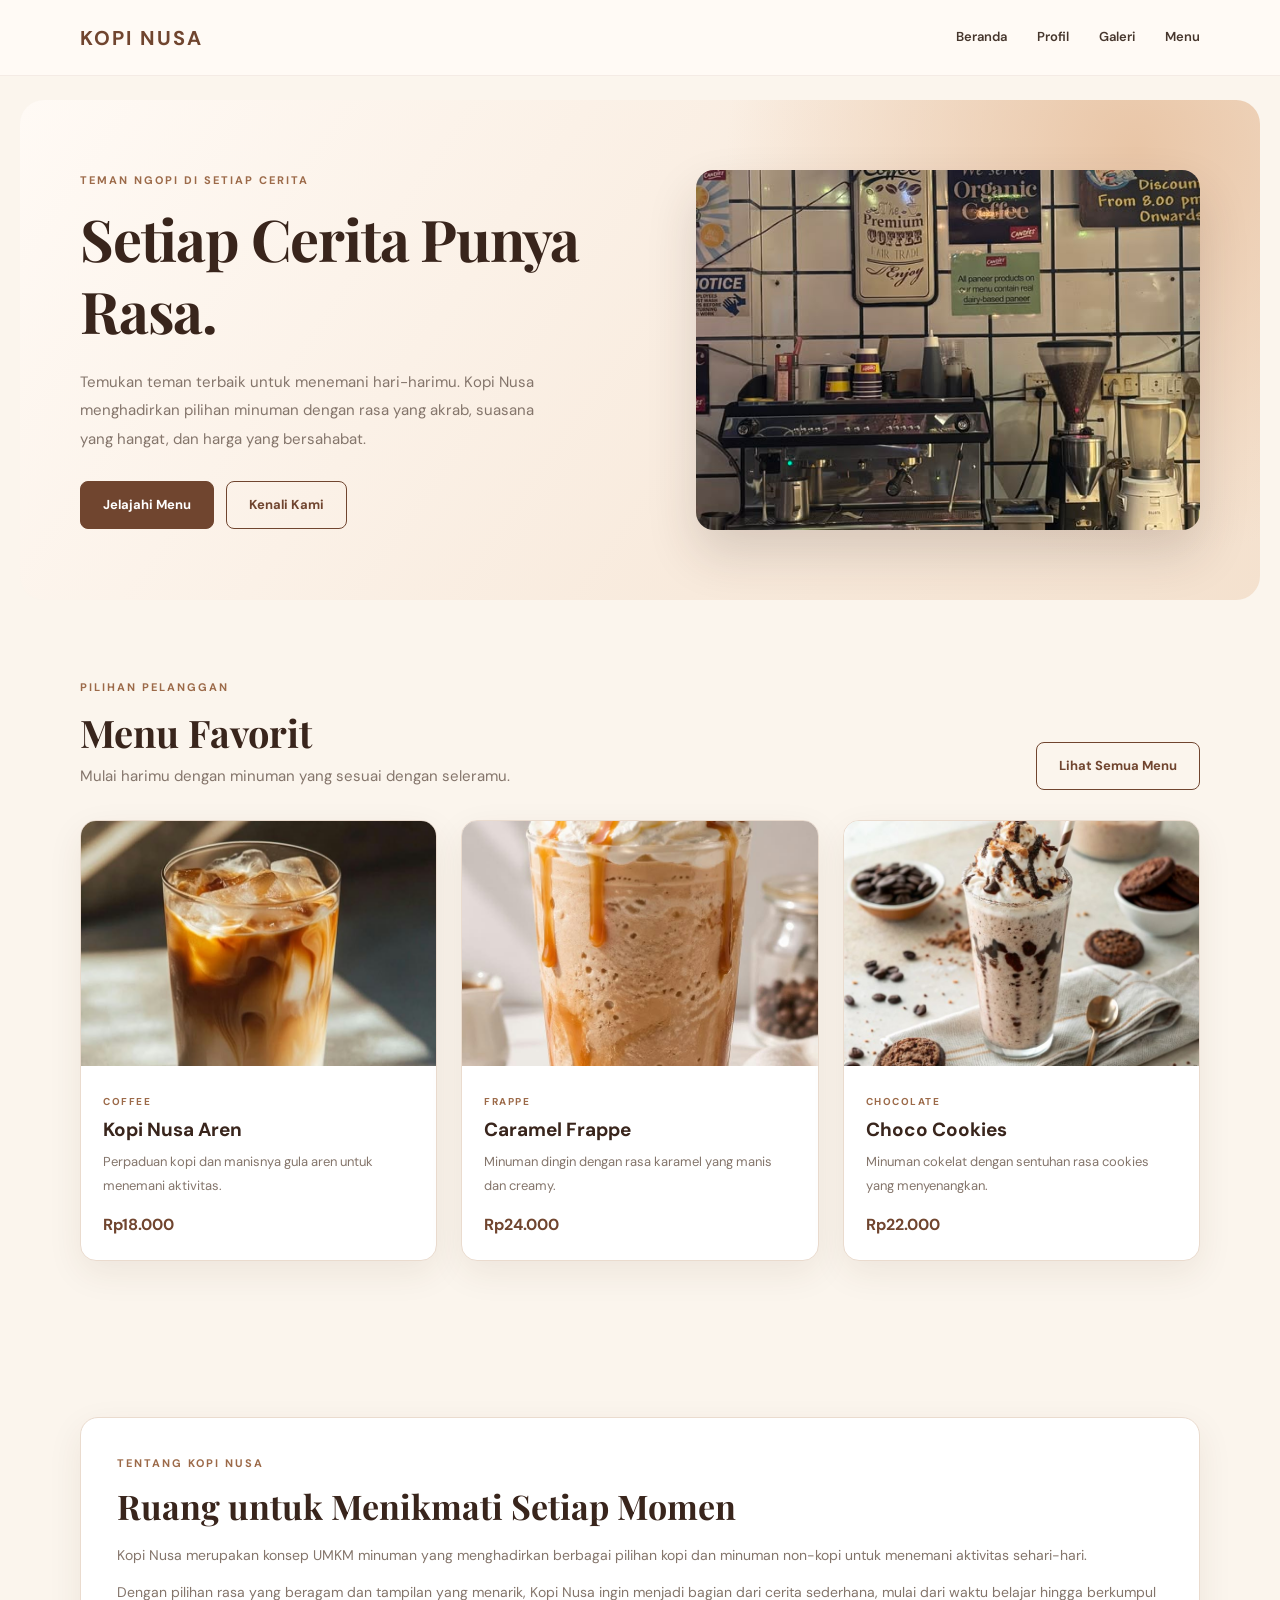
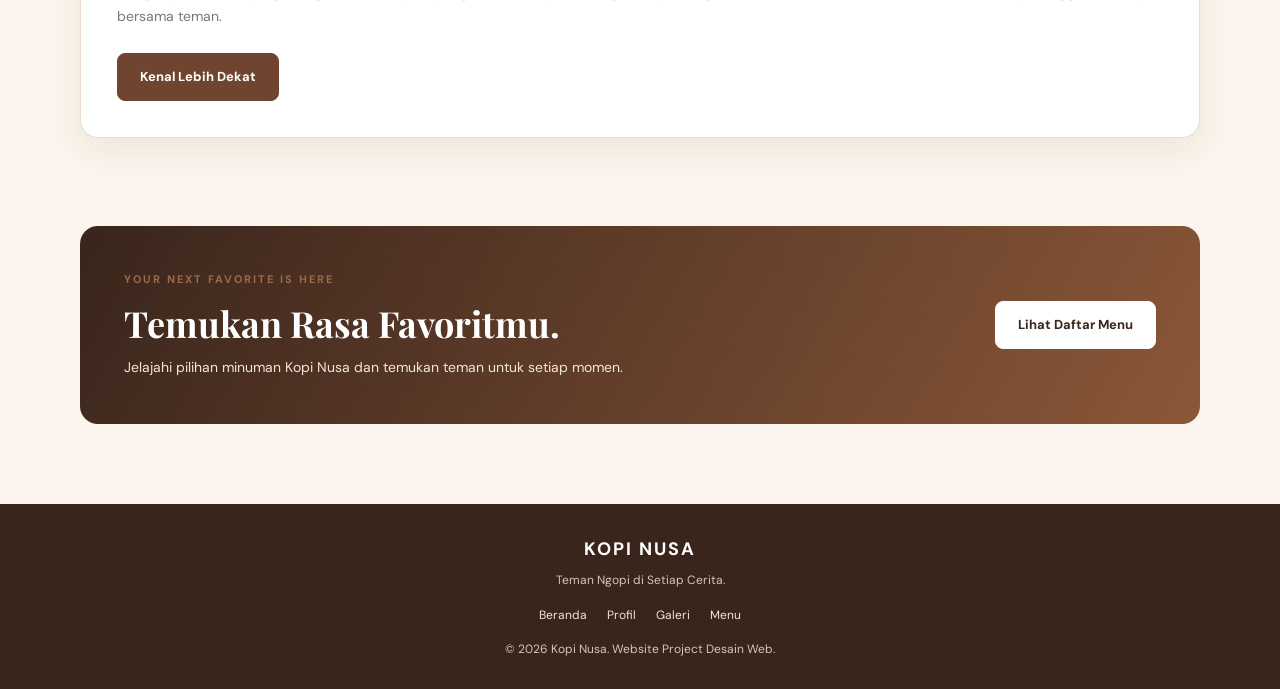
<file: index.html>
<!DOCTYPE html>
<html lang="id">
<head>
    <meta charset="UTF-8">
    <meta name="viewport" content="width=device-width, initial-scale=1.0">
    <meta name="description" content="Kopi Nusa, teman ngopi di setiap cerita. Temukan pilihan kopi dan minuman favoritmu.">
    <title>Beranda | Kopi Nusa</title>
    <link rel="stylesheet" href="assets/css/style.css">
</head>
<body>

<header>
    <a href="index.html" class="logo">KOPI NUSA</a>
    <nav aria-label="Navigasi utama">
        <ul>
            <li><a href="index.html">Beranda</a></li>
            <li><a href="profil.html">Profil</a></li>
            <li><a href="galeri.html">Galeri</a></li>
            <li><a href="data.html">Menu</a></li>
        </ul>
    </nav>
</header>

<main>
    <section class="hero">
        <div class="hero-text">
            <span class="eyebrow">Teman Ngopi di Setiap Cerita</span>
            <h1>Setiap Cerita Punya Rasa.</h1>
            <p>
                Temukan teman terbaik untuk menemani hari-harimu.
                Kopi Nusa menghadirkan pilihan minuman dengan rasa
                yang akrab, suasana yang hangat, dan harga yang
                bersahabat.
            </p>
            <div class="hero-actions">
                <a href="galeri.html" class="btn">Jelajahi Menu</a>
                <a href="profil.html" class="btn btn-outline">Kenali Kami</a>
            </div>
        </div>

        <div class="hero-image">
            <img src="assets/images/hero.jpg"
                 alt="Suasana dan sajian minuman Kopi Nusa">
        </div>
    </section>

    <section class="section">
        <div class="section-heading">
            <div>
                <span class="eyebrow">Pilihan Pelanggan</span>
                <h2>Menu Favorit</h2>
                <p>Mulai harimu dengan minuman yang sesuai dengan seleramu.</p>
            </div>
            <a href="galeri.html" class="btn btn-outline">Lihat Semua Menu</a>
        </div>

        <div class="cards">
            <article class="card">
                <img src="assets/images/kopi-nusa-aren.jpg"
                     alt="Kopi Nusa Aren">
                <div class="card-content">
                    <span class="card-category">Coffee</span>
                    <h3>Kopi Nusa Aren</h3>
                    <p>Perpaduan kopi dan manisnya gula aren untuk menemani aktivitas.</p>
                    <span class="card-price">Rp18.000</span>
                </div>
            </article>

            <article class="card">
                <img src="assets/images/caramel-frappe.jpg"
                     alt="Caramel Frappe">
                <div class="card-content">
                    <span class="card-category">Frappe</span>
                    <h3>Caramel Frappe</h3>
                    <p>Minuman dingin dengan rasa karamel yang manis dan creamy.</p>
                    <span class="card-price">Rp24.000</span>
                </div>
            </article>

            <article class="card">
                <img src="assets/images/choco-cookies.jpg"
                     alt="Choco Cookies">
                <div class="card-content">
                    <span class="card-category">Chocolate</span>
                    <h3>Choco Cookies</h3>
                    <p>Minuman cokelat dengan sentuhan rasa cookies yang menyenangkan.</p>
                    <span class="card-price">Rp22.000</span>
                </div>
            </article>
        </div>
    </section>

    <section class="section">
        <div class="about">
            <span class="eyebrow">Tentang Kopi Nusa</span>
            <h2>Ruang untuk Menikmati Setiap Momen</h2>
            <p>
                Kopi Nusa merupakan konsep UMKM minuman yang menghadirkan
                berbagai pilihan kopi dan minuman non-kopi untuk menemani
                aktivitas sehari-hari.
            </p>
            <p>
                Dengan pilihan rasa yang beragam dan tampilan yang menarik,
                Kopi Nusa ingin menjadi bagian dari cerita sederhana,
                mulai dari waktu belajar hingga berkumpul bersama teman.
            </p>
            <a href="profil.html" class="btn">Kenal Lebih Dekat</a>
        </div>
    </section>

    <section class="cta">
        <div>
            <span class="eyebrow">Your Next Favorite Is Here</span>
            <h2>Temukan Rasa Favoritmu.</h2>
            <p>Jelajahi pilihan minuman Kopi Nusa dan temukan teman untuk setiap momen.</p>
        </div>
        <a href="data.html" class="btn">Lihat Daftar Menu</a>
    </section>
</main>

<footer>
    <div class="footer-inner">
        <div class="footer-logo">KOPI NUSA</div>
        <p>Teman Ngopi di Setiap Cerita.</p>
        <div class="footer-links">
            <a href="index.html">Beranda</a>
            <a href="profil.html">Profil</a>
            <a href="galeri.html">Galeri</a>
            <a href="data.html">Menu</a>
        </div>
        <p>&copy; 2026 Kopi Nusa. Website Project Desain Web.</p>
    </div>
</footer>

</body>
</html>
</file>
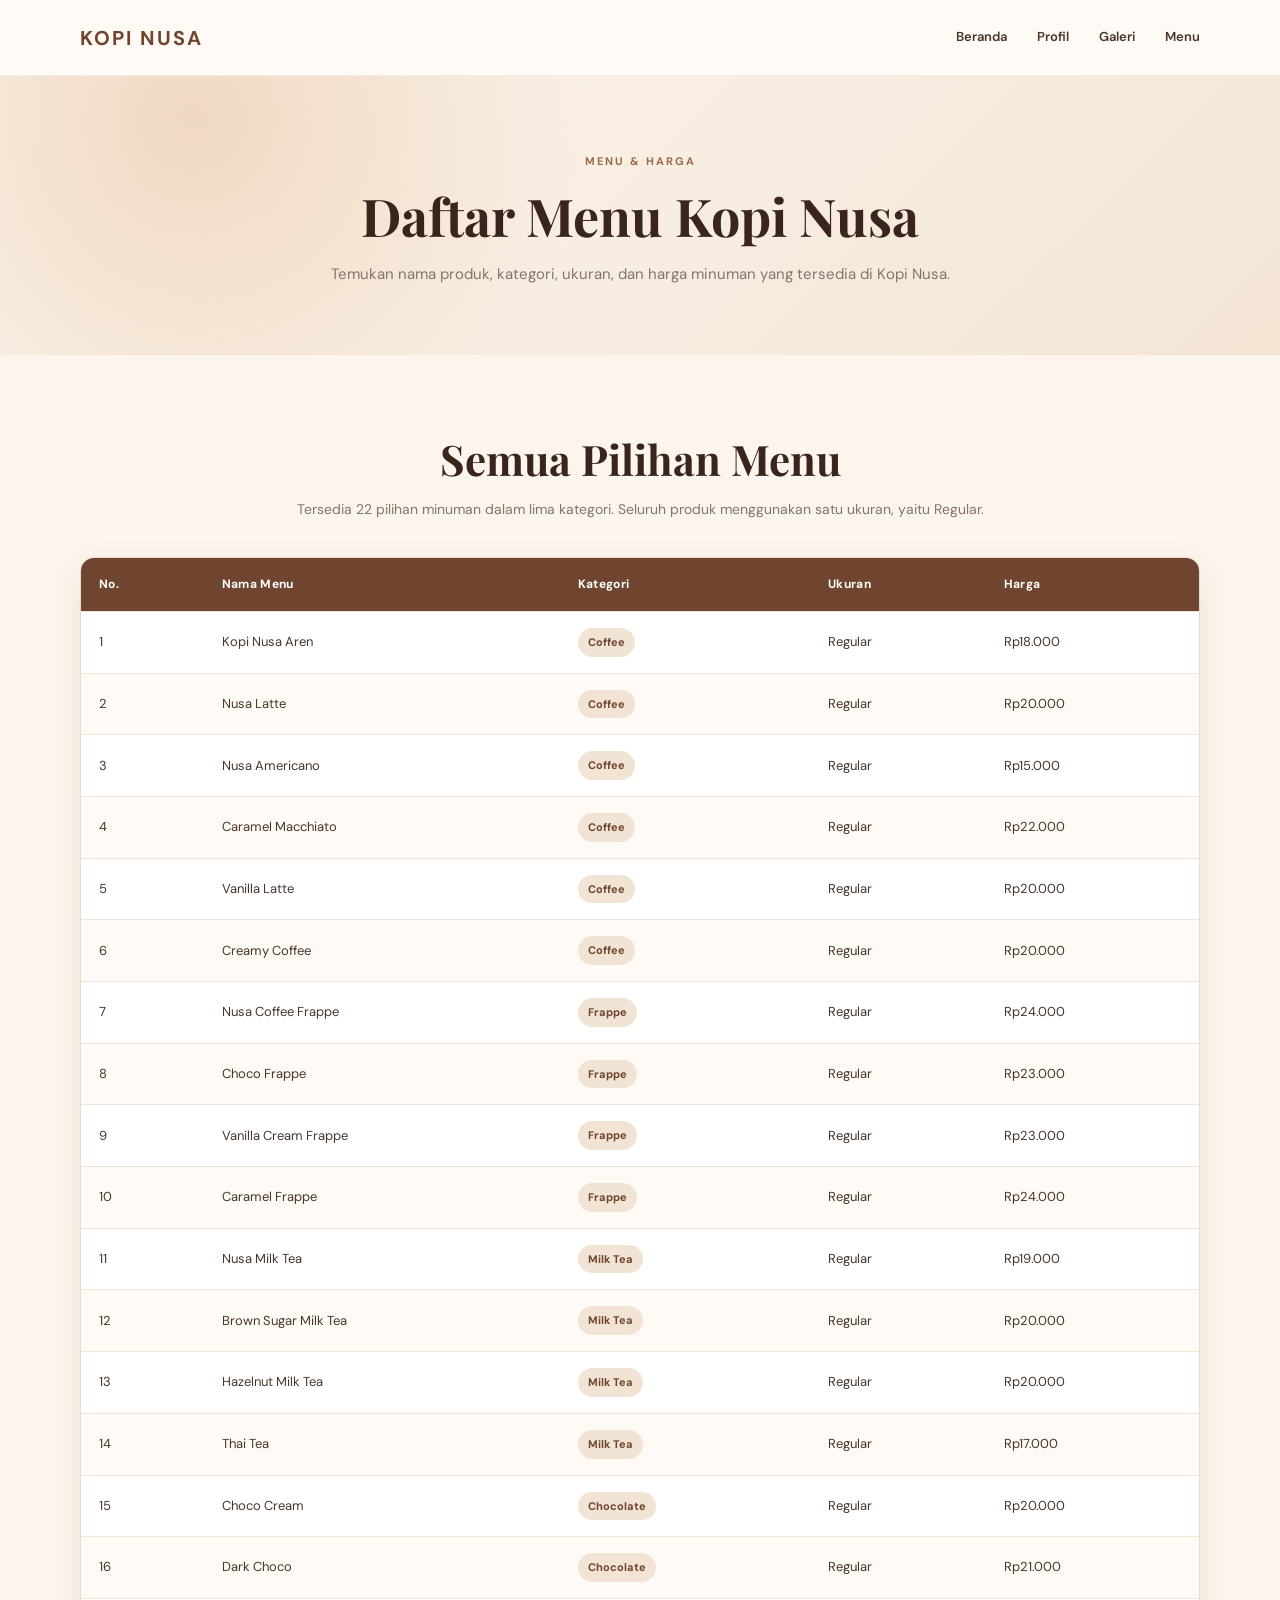
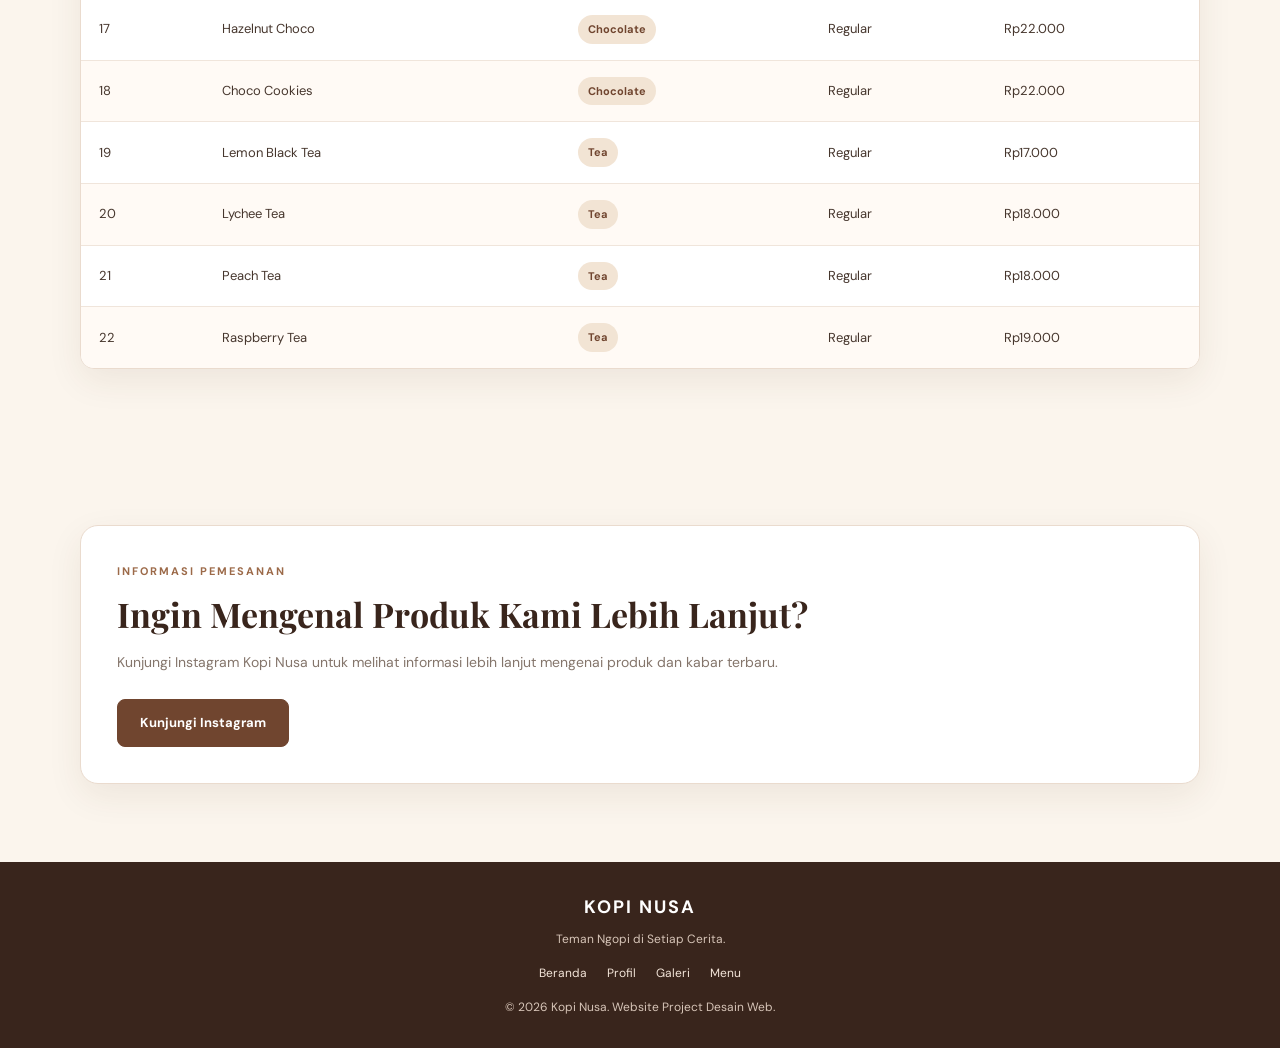
<file: data.html>
<!DOCTYPE html>
<html lang="id">
<head>
    <meta charset="UTF-8">
    <meta name="viewport" content="width=device-width, initial-scale=1.0">
    <meta name="description" content="Daftar lengkap menu dan harga minuman Kopi Nusa.">
    <title>Daftar Menu | Kopi Nusa</title>
    <link rel="stylesheet" href="assets/css/style.css">
</head>
<body>

<header>
    <a href="index.html" class="logo">KOPI NUSA</a>
    <nav aria-label="Navigasi utama">
        <ul>
            <li><a href="index.html">Beranda</a></li>
            <li><a href="profil.html">Profil</a></li>
            <li><a href="galeri.html">Galeri</a></li>
            <li><a href="data.html">Menu</a></li>
        </ul>
    </nav>
</header>

<main>
    <section class="page-intro">
        <span class="eyebrow">Menu & Harga</span>
        <h1>Daftar Menu Kopi Nusa</h1>
        <p>
            Temukan nama produk, kategori, ukuran, dan harga
            minuman yang tersedia di Kopi Nusa.
        </p>
    </section>

    <section class="section">
        <div class="section-title">
            <h2>Semua Pilihan Menu</h2>
            <p>
                Tersedia 22 pilihan minuman dalam lima kategori.
                Seluruh produk menggunakan satu ukuran, yaitu Regular.
            </p>
        </div>

        <div class="table-wrapper">
            <table>
                <thead>
                    <tr>
                        <th>No.</th>
                        <th>Nama Menu</th>
                        <th>Kategori</th>
                        <th>Ukuran</th>
                        <th>Harga</th>
                    </tr>
                </thead>
                <tbody>
                    <tr><td>1</td><td>Kopi Nusa Aren</td><td><span class="category-label">Coffee</span></td><td>Regular</td><td>Rp18.000</td></tr>
                    <tr><td>2</td><td>Nusa Latte</td><td><span class="category-label">Coffee</span></td><td>Regular</td><td>Rp20.000</td></tr>
                    <tr><td>3</td><td>Nusa Americano</td><td><span class="category-label">Coffee</span></td><td>Regular</td><td>Rp15.000</td></tr>
                    <tr><td>4</td><td>Caramel Macchiato</td><td><span class="category-label">Coffee</span></td><td>Regular</td><td>Rp22.000</td></tr>
                    <tr><td>5</td><td>Vanilla Latte</td><td><span class="category-label">Coffee</span></td><td>Regular</td><td>Rp20.000</td></tr>
                    <tr><td>6</td><td>Creamy Coffee</td><td><span class="category-label">Coffee</span></td><td>Regular</td><td>Rp20.000</td></tr>

                    <tr><td>7</td><td>Nusa Coffee Frappe</td><td><span class="category-label">Frappe</span></td><td>Regular</td><td>Rp24.000</td></tr>
                    <tr><td>8</td><td>Choco Frappe</td><td><span class="category-label">Frappe</span></td><td>Regular</td><td>Rp23.000</td></tr>
                    <tr><td>9</td><td>Vanilla Cream Frappe</td><td><span class="category-label">Frappe</span></td><td>Regular</td><td>Rp23.000</td></tr>
                    <tr><td>10</td><td>Caramel Frappe</td><td><span class="category-label">Frappe</span></td><td>Regular</td><td>Rp24.000</td></tr>

                    <tr><td>11</td><td>Nusa Milk Tea</td><td><span class="category-label">Milk Tea</span></td><td>Regular</td><td>Rp19.000</td></tr>
                    <tr><td>12</td><td>Brown Sugar Milk Tea</td><td><span class="category-label">Milk Tea</span></td><td>Regular</td><td>Rp20.000</td></tr>
                    <tr><td>13</td><td>Hazelnut Milk Tea</td><td><span class="category-label">Milk Tea</span></td><td>Regular</td><td>Rp20.000</td></tr>
                    <tr><td>14</td><td>Thai Tea</td><td><span class="category-label">Milk Tea</span></td><td>Regular</td><td>Rp17.000</td></tr>

                    <tr><td>15</td><td>Choco Cream</td><td><span class="category-label">Chocolate</span></td><td>Regular</td><td>Rp20.000</td></tr>
                    <tr><td>16</td><td>Dark Choco</td><td><span class="category-label">Chocolate</span></td><td>Regular</td><td>Rp21.000</td></tr>
                    <tr><td>17</td><td>Hazelnut Choco</td><td><span class="category-label">Chocolate</span></td><td>Regular</td><td>Rp22.000</td></tr>
                    <tr><td>18</td><td>Choco Cookies</td><td><span class="category-label">Chocolate</span></td><td>Regular</td><td>Rp22.000</td></tr>

                    <tr><td>19</td><td>Lemon Black Tea</td><td><span class="category-label">Tea</span></td><td>Regular</td><td>Rp17.000</td></tr>
                    <tr><td>20</td><td>Lychee Tea</td><td><span class="category-label">Tea</span></td><td>Regular</td><td>Rp18.000</td></tr>
                    <tr><td>21</td><td>Peach Tea</td><td><span class="category-label">Tea</span></td><td>Regular</td><td>Rp18.000</td></tr>
                    <tr><td>22</td><td>Raspberry Tea</td><td><span class="category-label">Tea</span></td><td>Regular</td><td>Rp19.000</td></tr>
                </tbody>
            </table>
        </div>
    </section>

    <section class="section">
        <div class="about">
            <span class="eyebrow">Informasi Pemesanan</span>
            <h2>Ingin Mengenal Produk Kami Lebih Lanjut?</h2>
            <p>
                Kunjungi Instagram Kopi Nusa untuk melihat informasi
                lebih lanjut mengenai produk dan kabar terbaru.
            </p>
            <a href="https://www.instagram.com/ko_0pinusa?vrfl=dXB2anZ2ZHRub2w3"
               target="_blank"
               rel="noopener noreferrer"
               class="btn">Kunjungi Instagram</a>
        </div>
    </section>
</main>

<footer>
    <div class="footer-inner">
        <div class="footer-logo">KOPI NUSA</div>
        <p>Teman Ngopi di Setiap Cerita.</p>
        <div class="footer-links">
            <a href="index.html">Beranda</a>
            <a href="profil.html">Profil</a>
            <a href="galeri.html">Galeri</a>
            <a href="data.html">Menu</a>
        </div>
        <p>&copy; 2026 Kopi Nusa. Website Project Desain Web.</p>
    </div>
</footer>

</body>
</html>
</file>
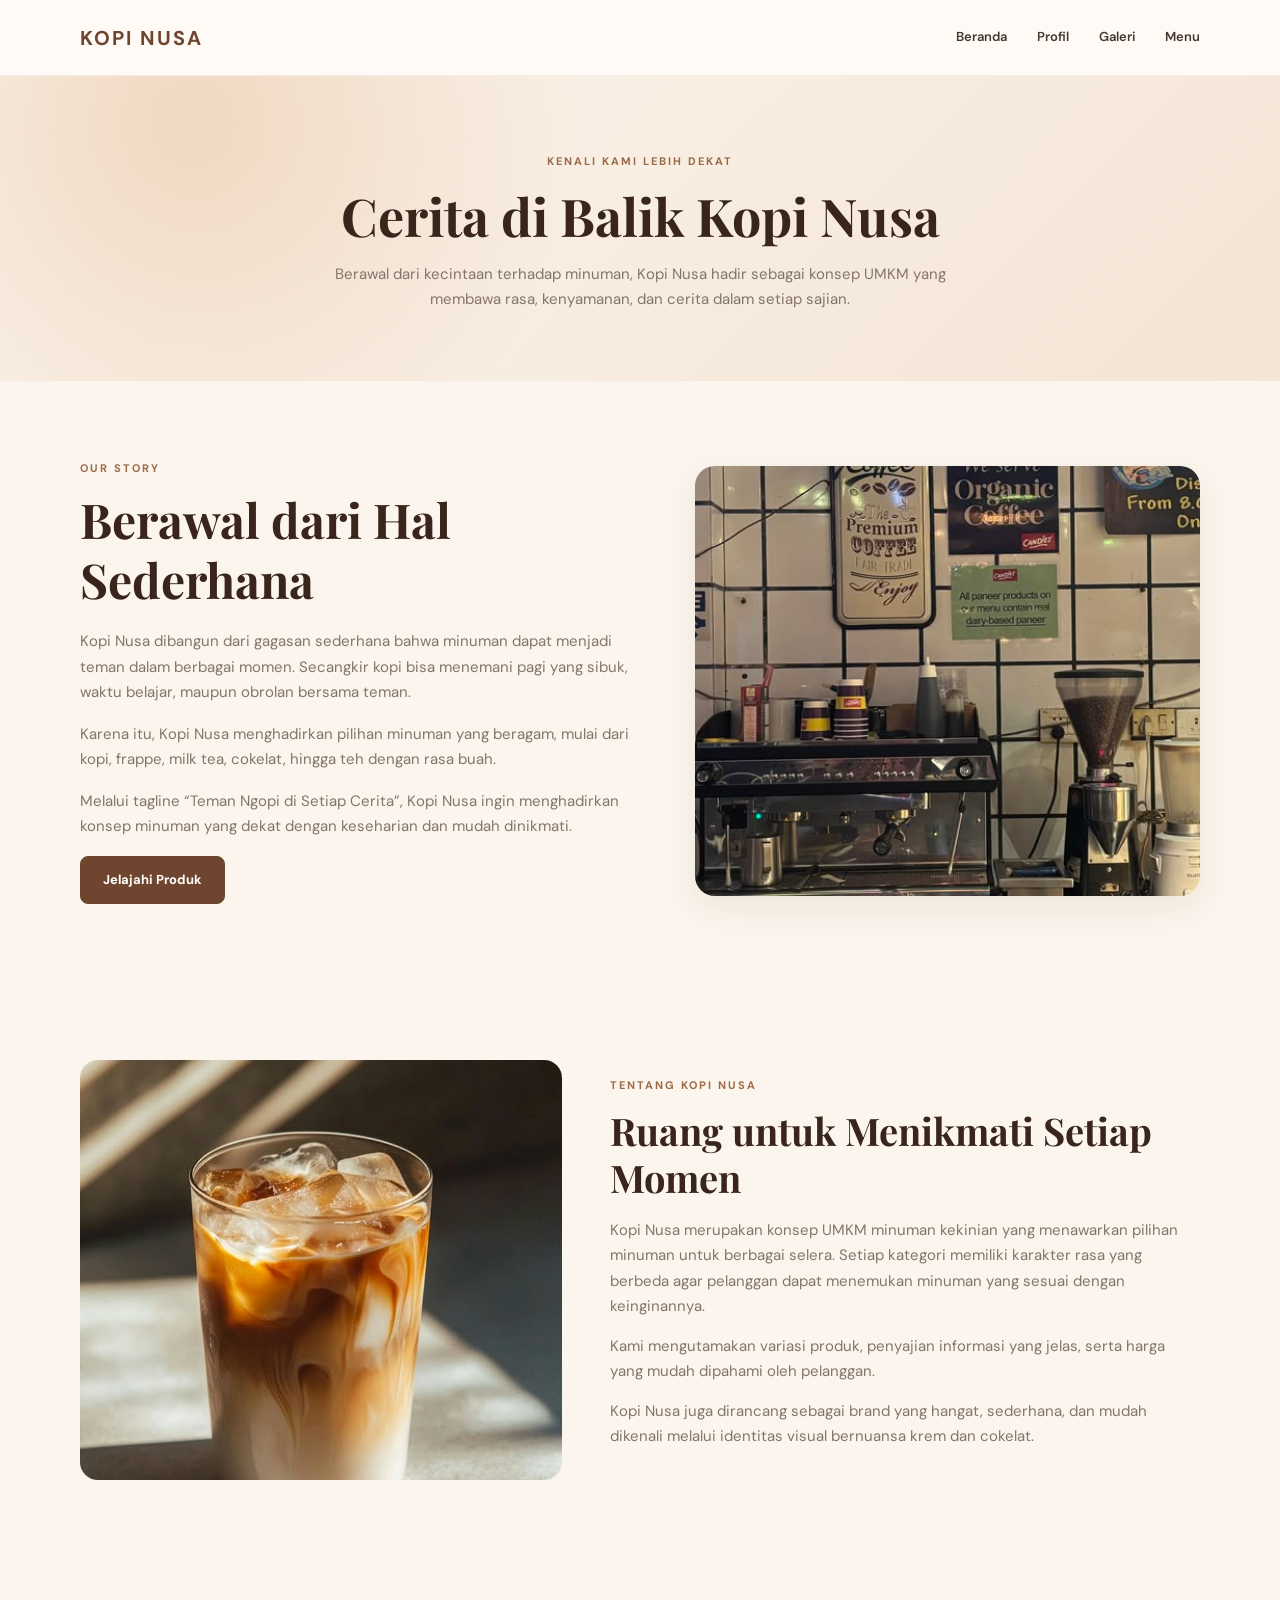
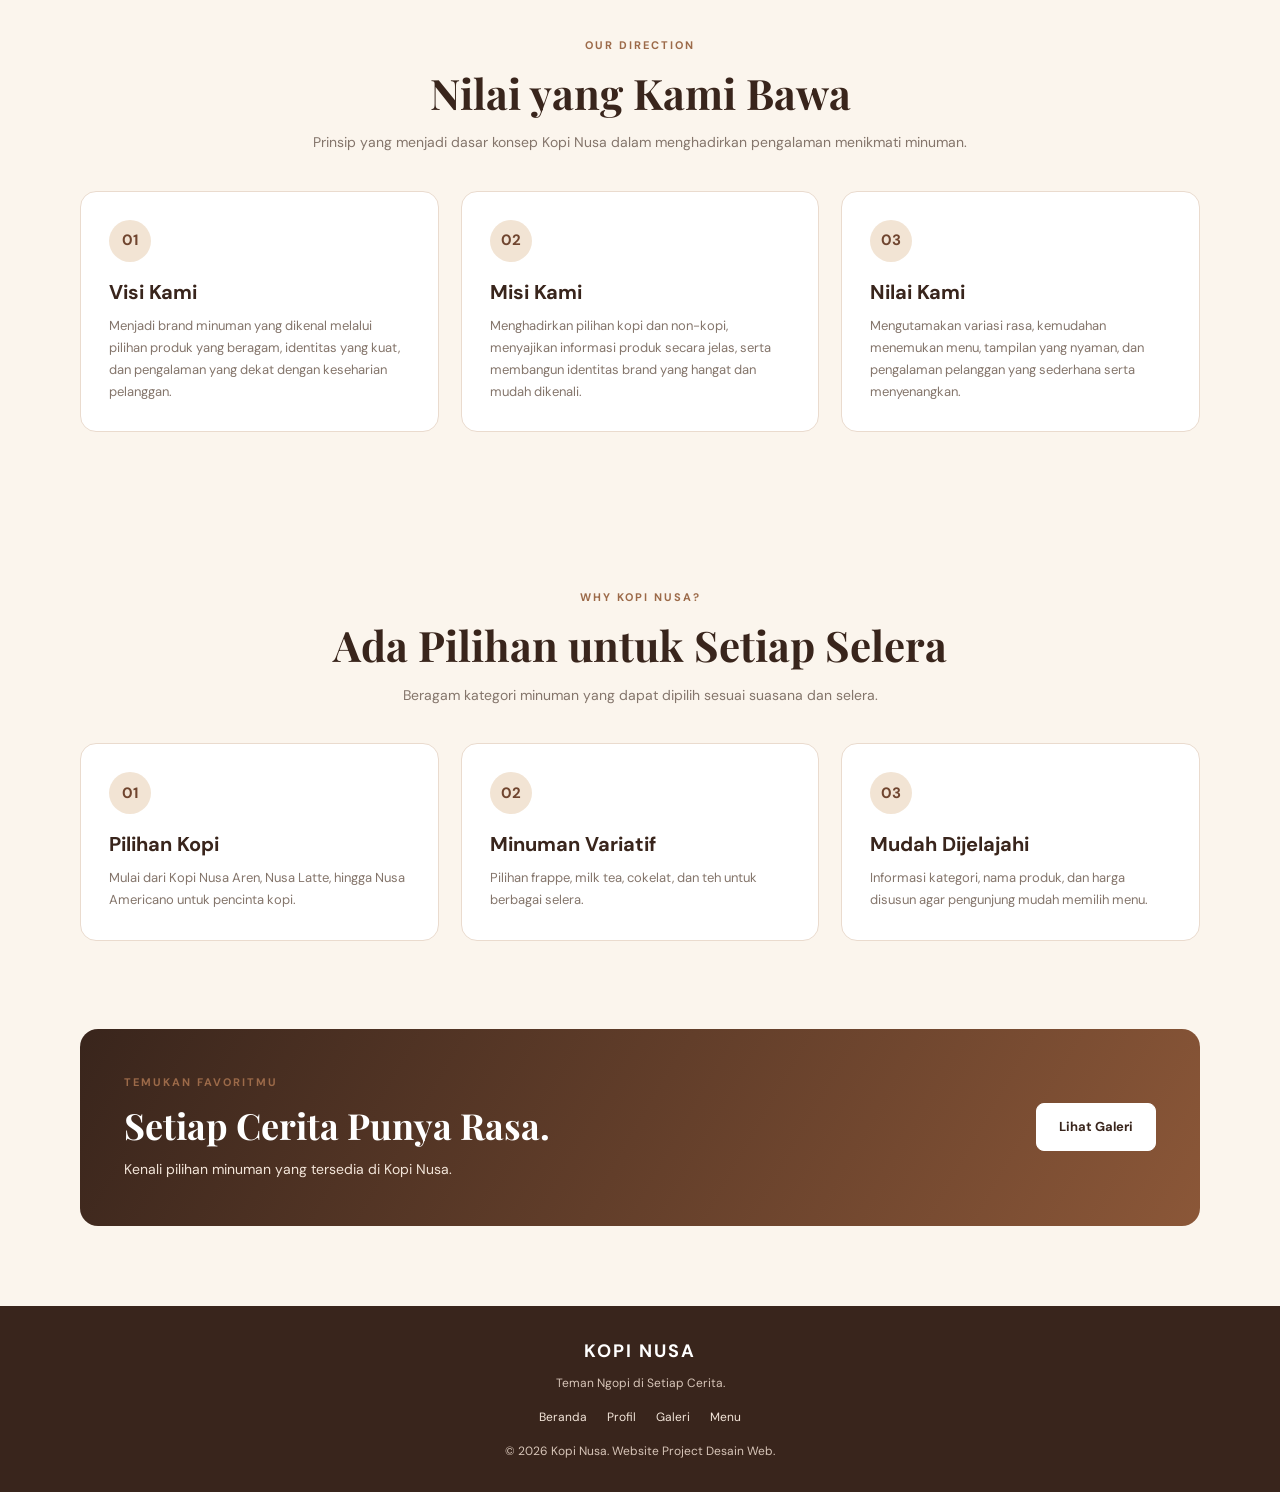
<file: profil.html>
<!DOCTYPE html>
<html lang="id">
<head>
    <meta charset="UTF-8">
    <meta name="viewport" content="width=device-width, initial-scale=1.0">
    <meta name="description" content="Kenali cerita, visi, misi, dan nilai Kopi Nusa.">
    <title>Profil | Kopi Nusa</title>
    <link rel="stylesheet" href="assets/css/style.css">
</head>
<body>

<header>
    <a href="index.html" class="logo">KOPI NUSA</a>
    <nav aria-label="Navigasi utama">
        <ul>
            <li><a href="index.html">Beranda</a></li>
            <li><a href="profil.html">Profil</a></li>
            <li><a href="galeri.html">Galeri</a></li>
            <li><a href="data.html">Menu</a></li>
        </ul>
    </nav>
</header>

<main>
    <section class="page-intro">
        <span class="eyebrow">Kenali Kami Lebih Dekat</span>
        <h1>Cerita di Balik Kopi Nusa</h1>
        <p>
            Berawal dari kecintaan terhadap minuman, Kopi Nusa hadir
            sebagai konsep UMKM yang membawa rasa, kenyamanan, dan
            cerita dalam setiap sajian.
        </p>
    </section>

    <section class="section">
        <div class="profile-hero">
            <div>
                <span class="eyebrow">Our Story</span>
                <h1>Berawal dari Hal Sederhana</h1>
                <p>
                    Kopi Nusa dibangun dari gagasan sederhana bahwa
                    minuman dapat menjadi teman dalam berbagai momen.
                    Secangkir kopi bisa menemani pagi yang sibuk,
                    waktu belajar, maupun obrolan bersama teman.
                </p>
                <p>
                    Karena itu, Kopi Nusa menghadirkan pilihan minuman
                    yang beragam, mulai dari kopi, frappe, milk tea,
                    cokelat, hingga teh dengan rasa buah.
                </p>
                <p>
                    Melalui tagline “Teman Ngopi di Setiap Cerita”,
                    Kopi Nusa ingin menghadirkan konsep minuman yang
                    dekat dengan keseharian dan mudah dinikmati.
                </p>
                <a href="galeri.html" class="btn">Jelajahi Produk</a>
            </div>

            <img src="assets/images/hero.jpg"
                 alt="Suasana yang menggambarkan konsep Kopi Nusa">
        </div>
    </section>

    <section class="section">
        <div class="story-grid">
            <img src="assets/images/kopi-nusa-aren.jpg"
                 alt="Segelas kopi susu sebagai salah satu pilihan Kopi Nusa">

            <div class="story-copy">
                <span class="eyebrow">Tentang Kopi Nusa</span>
                <h2>Ruang untuk Menikmati Setiap Momen</h2>
                <p>
                    Kopi Nusa merupakan konsep UMKM minuman kekinian
                    yang menawarkan pilihan minuman untuk berbagai
                    selera. Setiap kategori memiliki karakter rasa
                    yang berbeda agar pelanggan dapat menemukan
                    minuman yang sesuai dengan keinginannya.
                </p>
                <p>
                    Kami mengutamakan variasi produk, penyajian
                    informasi yang jelas, serta harga yang mudah
                    dipahami oleh pelanggan.
                </p>
                <p>
                    Kopi Nusa juga dirancang sebagai brand yang
                    hangat, sederhana, dan mudah dikenali melalui
                    identitas visual bernuansa krem dan cokelat.
                </p>
            </div>
        </div>
    </section>

    <section class="section">
        <div class="section-title">
            <span class="eyebrow">Our Direction</span>
            <h2>Nilai yang Kami Bawa</h2>
            <p>
                Prinsip yang menjadi dasar konsep Kopi Nusa dalam
                menghadirkan pengalaman menikmati minuman.
            </p>
        </div>

        <div class="values-grid">
            <article class="value-card">
                <span class="value-number">01</span>
                <h3>Visi Kami</h3>
                <p>
                    Menjadi brand minuman yang dikenal melalui pilihan
                    produk yang beragam, identitas yang kuat, dan
                    pengalaman yang dekat dengan keseharian pelanggan.
                </p>
            </article>

            <article class="value-card">
                <span class="value-number">02</span>
                <h3>Misi Kami</h3>
                <p>
                    Menghadirkan pilihan kopi dan non-kopi, menyajikan
                    informasi produk secara jelas, serta membangun
                    identitas brand yang hangat dan mudah dikenali.
                </p>
            </article>

            <article class="value-card">
                <span class="value-number">03</span>
                <h3>Nilai Kami</h3>
                <p>
                    Mengutamakan variasi rasa, kemudahan menemukan menu,
                    tampilan yang nyaman, dan pengalaman pelanggan
                    yang sederhana serta menyenangkan.
                </p>
            </article>
        </div>
    </section>

    <section class="section">
        <div class="section-title">
            <span class="eyebrow">Why Kopi Nusa?</span>
            <h2>Ada Pilihan untuk Setiap Selera</h2>
            <p>Beragam kategori minuman yang dapat dipilih sesuai suasana dan selera.</p>
        </div>

        <div class="values-grid">
            <article class="value-card">
                <span class="value-number">01</span>
                <h3>Pilihan Kopi</h3>
                <p>
                    Mulai dari Kopi Nusa Aren, Nusa Latte, hingga
                    Nusa Americano untuk pencinta kopi.
                </p>
            </article>

            <article class="value-card">
                <span class="value-number">02</span>
                <h3>Minuman Variatif</h3>
                <p>
                    Pilihan frappe, milk tea, cokelat, dan teh
                    untuk berbagai selera.
                </p>
            </article>

            <article class="value-card">
                <span class="value-number">03</span>
                <h3>Mudah Dijelajahi</h3>
                <p>
                    Informasi kategori, nama produk, dan harga
                    disusun agar pengunjung mudah memilih menu.
                </p>
            </article>
        </div>
    </section>

    <section class="cta">
        <div>
            <span class="eyebrow">Temukan Favoritmu</span>
            <h2>Setiap Cerita Punya Rasa.</h2>
            <p>Kenali pilihan minuman yang tersedia di Kopi Nusa.</p>
        </div>
        <a href="galeri.html" class="btn">Lihat Galeri</a>
    </section>
</main>

<footer>
    <div class="footer-inner">
        <div class="footer-logo">KOPI NUSA</div>
        <p>Teman Ngopi di Setiap Cerita.</p>
        <div class="footer-links">
            <a href="index.html">Beranda</a>
            <a href="profil.html">Profil</a>
            <a href="galeri.html">Galeri</a>
            <a href="data.html">Menu</a>
        </div>
        <p>&copy; 2026 Kopi Nusa. Website Project Desain Web.</p>
    </div>
</footer>

</body>
</html>
</file>
<file: assets/css/style.css>
/* =========================
   KOPI NUSA - GLOBAL STYLE
========================= */

@import url('https://fonts.googleapis.com/css2?family=DM+Sans:wght@400;500;600;700&family=Playfair+Display:wght@500;600;700&display=swap');

:root {
    --cream: #fbf5ed;
    --cream-dark: #f2e4d4;
    --white: #ffffff;
    --brown: #70452f;
    --brown-dark: #39251c;
    --brown-light: #9c6a49;
    --text: #46362d;
    --muted: #84756b;
    --border: #eadbce;
    --shadow: 0 12px 35px rgba(72, 45, 28, 0.08);
}

* {
    box-sizing: border-box;
    margin: 0;
    padding: 0;
}

html {
    scroll-behavior: smooth;
}

body {
    font-family: 'DM Sans', Arial, sans-serif;
    background: var(--cream);
    color: var(--text);
    line-height: 1.7;
    font-size: 15px;
}

img {
    display: block;
    width: 100%;
    object-fit: cover;
}

a {
    color: inherit;
    text-decoration: none;
}

button,
a {
    -webkit-tap-highlight-color: transparent;
}

h1,
h2,
h3,
h4 {
    color: var(--brown-dark);
    line-height: 1.25;
}

h1,
h2 {
    font-family: 'Playfair Display', Georgia, serif;
}

p {
    color: var(--muted);
}

.container {
    width: min(1120px, calc(100% - 48px));
    margin-inline: auto;
}

/* =========================
   HEADER & NAVIGATION
========================= */

header {
    width: 100%;
    min-height: 76px;
    padding: 0 max(24px, calc((100% - 1120px) / 2));
    display: flex;
    align-items: center;
    justify-content: space-between;
    gap: 28px;
    background: rgba(255, 250, 245, 0.96);
    border-bottom: 1px solid rgba(112, 69, 47, 0.08);
    position: sticky;
    top: 0;
    z-index: 100;
    backdrop-filter: blur(12px);
}

.logo {
    color: var(--brown);
    font-size: 20px;
    font-weight: 700;
    letter-spacing: 2px;
    white-space: nowrap;
}

nav ul {
    list-style: none;
    display: flex;
    align-items: center;
    gap: 30px;
}

nav a {
    display: inline-block;
    padding: 8px 0;
    color: var(--text);
    font-size: 13px;
    font-weight: 600;
    transition: color 0.2s ease;
}

nav a:hover,
nav a:focus {
    color: var(--brown-light);
}

/* =========================
   BUTTONS
========================= */

.btn {
    display: inline-flex;
    justify-content: center;
    align-items: center;
    gap: 8px;
    min-height: 46px;
    padding: 12px 22px;
    border: 1px solid var(--brown);
    border-radius: 8px;
    background: var(--brown);
    color: var(--white);
    font-size: 13px;
    font-weight: 700;
    transition: 0.25s ease;
}

.btn:hover {
    background: var(--brown-dark);
    border-color: var(--brown-dark);
    transform: translateY(-2px);
}

.btn-outline {
    background: transparent;
    color: var(--brown);
}

.btn-outline:hover {
    background: var(--brown);
    color: var(--white);
}

/* =========================
   PAGE INTRO
========================= */

.page-intro {
    padding: 76px 24px 68px;
    text-align: center;
    background:
        radial-gradient(circle at 15% 15%, #f0d8c1 0, transparent 35%),
        linear-gradient(135deg, #fbf5ed, #f4e5d5);
}

.eyebrow {
    display: block;
    margin-bottom: 12px;
    color: var(--brown-light);
    font-size: 11px;
    font-weight: 700;
    letter-spacing: 2px;
    text-transform: uppercase;
}

.page-intro h1 {
    margin-bottom: 14px;
    font-size: clamp(32px, 5vw, 52px);
}

.page-intro p {
    max-width: 650px;
    margin: 0 auto;
    font-size: 15px;
}

/* =========================
   HERO - HOMEPAGE
========================= */

.hero {
    width: min(1240px, calc(100% - 40px));
    min-height: 500px;
    margin: 24px auto 0;
    padding: 60px;
    display: grid;
    grid-template-columns: 1fr 0.9fr;
    align-items: center;
    gap: 56px;
    border-radius: 24px;
    overflow: hidden;
    background:
        radial-gradient(circle at 90% 10%, #e9c6a7 0, transparent 34%),
        linear-gradient(125deg, #fffaf5, #f4e1ce);
}

.hero-text {
    max-width: 520px;
}

.hero-text h1 {
    margin-bottom: 22px;
    font-size: clamp(38px, 4.5vw, 58px);
    letter-spacing: -1.2px;
}

.hero-text p {
    max-width: 480px;
    margin-bottom: 28px;
    font-size: 15px;
    line-height: 1.9;
}

.hero-actions {
    display: flex;
    flex-wrap: wrap;
    gap: 12px;
}

.hero-image {
    min-width: 0;
    position: relative;
}

.hero-image img {
    height: 360px;
    border-radius: 18px;
    box-shadow: 0 24px 50px rgba(57, 37, 28, 0.16);
}

/* =========================
   GENERAL SECTIONS
========================= */

.section {
    width: min(1120px, calc(100% - 48px));
    margin: 0 auto;
    padding: 78px 0;
}

.section-title {
    max-width: 690px;
    margin: 0 auto 36px;
    text-align: center;
}

.section-title h1,
.section-title h2 {
    margin-bottom: 12px;
    font-size: clamp(30px, 4vw, 42px);
}

.section-title p {
    font-size: 14px;
}

.section-heading {
    display: flex;
    align-items: end;
    justify-content: space-between;
    gap: 24px;
    margin-bottom: 30px;
}

.section-heading h2 {
    font-size: clamp(28px, 3vw, 38px);
}

.section-heading p {
    max-width: 480px;
    margin-top: 8px;
}

/* =========================
   PRODUCT CARDS
========================= */

.cards {
    display: grid;
    grid-template-columns: repeat(3, minmax(0, 1fr));
    gap: 24px;
}

.card {
    min-width: 0;
    overflow: hidden;
    border: 1px solid var(--border);
    border-radius: 16px;
    background: var(--white);
    box-shadow: var(--shadow);
    transition: transform 0.25s ease, box-shadow 0.25s ease;
}

.card:hover {
    transform: translateY(-5px);
    box-shadow: 0 18px 40px rgba(72, 45, 28, 0.13);
}

.card img {
    height: 245px;
    background: var(--cream-dark);
}

.card-content {
    padding: 22px;
}

.card-category {
    display: inline-block;
    margin-bottom: 8px;
    color: var(--brown-light);
    font-size: 10px;
    font-weight: 700;
    letter-spacing: 1.5px;
    text-transform: uppercase;
}

.card h3 {
    margin-bottom: 9px;
    font-size: 19px;
}

.card p {
    font-size: 13px;
    line-height: 1.8;
}

.card-price {
    display: block;
    margin-top: 14px;
    color: var(--brown);
    font-size: 16px;
    font-weight: 700;
}

/* =========================
   ABOUT / INFORMATION BOX
========================= */

.about {
    padding: 36px;
    border: 1px solid var(--border);
    border-radius: 18px;
    background: var(--white);
    box-shadow: var(--shadow);
}

.about h2 {
    margin-bottom: 16px;
    font-size: clamp(26px, 3vw, 34px);
}

.about p {
    margin-bottom: 14px;
    font-size: 14px;
}

.about .btn {
    margin-top: 10px;
}

/* =========================
   PROFILE PAGE
========================= */

.profile-hero {
    display: grid;
    grid-template-columns: 1fr 0.9fr;
    align-items: center;
    gap: 54px;
}

.profile-hero h1 {
    margin-bottom: 20px;
    font-size: clamp(34px, 4vw, 48px);
}

.profile-hero p {
    margin-bottom: 16px;
}

.profile-hero img {
    height: 430px;
    border-radius: 20px;
    box-shadow: var(--shadow);
}

.story-grid {
    display: grid;
    grid-template-columns: 0.9fr 1.1fr;
    align-items: center;
    gap: 48px;
}

.story-grid img {
    height: 420px;
    border-radius: 18px;
}

.story-copy h2 {
    margin-bottom: 16px;
    font-size: clamp(28px, 3vw, 38px);
}

.story-copy p {
    margin-bottom: 14px;
}

.values-grid {
    display: grid;
    grid-template-columns: repeat(3, minmax(0, 1fr));
    gap: 22px;
}

.value-card {
    padding: 28px;
    border: 1px solid var(--border);
    border-radius: 16px;
    background: var(--white);
}

.value-number {
    display: inline-flex;
    width: 42px;
    height: 42px;
    margin-bottom: 18px;
    align-items: center;
    justify-content: center;
    border-radius: 50%;
    background: var(--cream-dark);
    color: var(--brown);
    font-weight: 700;
}

.value-card h3 {
    margin-bottom: 10px;
    font-size: 20px;
}

.value-card p {
    font-size: 13px;
}

/* =========================
   GALLERY PAGE
========================= */

.menu-category {
    margin-bottom: 60px;
}

.category-heading {
    display: flex;
    align-items: center;
    justify-content: space-between;
    gap: 20px;
    margin-bottom: 24px;
    padding-bottom: 16px;
    border-bottom: 1px solid var(--border);
}

.category-heading h2 {
    font-size: 30px;
}

.category-heading p {
    font-size: 12px;
}

.gallery-grid {
    display: grid;
    grid-template-columns: repeat(4, minmax(0, 1fr));
    gap: 20px;
}

.gallery-card {
    min-width: 0;
    overflow: hidden;
    border: 1px solid var(--border);
    border-radius: 15px;
    background: var(--white);
    box-shadow: 0 8px 24px rgba(72, 45, 28, 0.05);
    transition: transform 0.2s ease;
}

.gallery-card:hover {
    transform: translateY(-4px);
}

.gallery-card img {
    height: 210px;
    background: var(--cream-dark);
}

.gallery-info {
    padding: 16px;
}

.gallery-info h3 {
    margin-bottom: 6px;
    font-size: 15px;
}

.gallery-info p {
    font-size: 12px;
}

.gallery-price {
    display: block;
    margin-top: 10px;
    color: var(--brown);
    font-size: 14px;
    font-weight: 700;
}

/* =========================
   MENU TABLE PAGE
========================= */

.table-wrapper {
    width: 100%;
    overflow-x: auto;
    border: 1px solid var(--border);
    border-radius: 14px;
    background: var(--white);
    box-shadow: var(--shadow);
}

table {
    width: 100%;
    border-collapse: collapse;
    text-align: left;
}

thead {
    background: var(--brown);
    color: var(--white);
}

th,
td {
    padding: 16px 18px;
    border-bottom: 1px solid #f0e5db;
    white-space: nowrap;
}

th {
    font-size: 12px;
    font-weight: 700;
    letter-spacing: 0.3px;
}

td {
    font-size: 13px;
}

tbody tr:nth-child(even) {
    background: #fffaf5;
}

tbody tr:hover {
    background: #f7eadc;
}

tbody tr:last-child td {
    border-bottom: none;
}

.category-label {
    display: inline-block;
    padding: 5px 10px;
    border-radius: 30px;
    background: var(--cream-dark);
    color: var(--brown);
    font-size: 11px;
    font-weight: 700;
}

/* =========================
   CALL TO ACTION
========================= */

.cta {
    width: min(1120px, calc(100% - 48px));
    margin: 10px auto 80px;
    padding: 44px;
    display: flex;
    align-items: center;
    justify-content: space-between;
    gap: 28px;
    border-radius: 18px;
    background: linear-gradient(120deg, var(--brown-dark), #8b5738);
}

.cta h2 {
    margin-bottom: 10px;
    color: var(--white);
    font-size: clamp(26px, 3vw, 36px);
}

.cta p {
    max-width: 600px;
    color: #f3e5d9;
    font-size: 14px;
}

.cta .btn {
    flex-shrink: 0;
    border-color: var(--white);
    background: var(--white);
    color: var(--brown-dark);
}

.cta .btn:hover {
    background: var(--cream-dark);
}

/* =========================
   FOOTER
========================= */

footer {
    padding: 30px 24px;
    background: var(--brown-dark);
    text-align: center;
}

.footer-inner {
    width: min(1120px, 100%);
    margin: 0 auto;
}

.footer-logo {
    margin-bottom: 6px;
    color: var(--white);
    font-size: 18px;
    font-weight: 700;
    letter-spacing: 2px;
}

footer p {
    color: #d7c5b8;
    font-size: 12px;
}

.footer-links {
    display: flex;
    flex-wrap: wrap;
    justify-content: center;
    gap: 20px;
    margin: 14px 0;
}

.footer-links a {
    color: #f3e5d9;
    font-size: 12px;
}

.footer-links a:hover {
    text-decoration: underline;
}

/* =========================
   TABLET
========================= */

@media (max-width: 900px) {
    header {
        padding-inline: 24px;
    }

    nav ul {
        gap: 18px;
    }

    .hero {
        min-height: auto;
        padding: 42px;
        gap: 32px;
    }

    .hero-image img {
        height: 310px;
    }

    .gallery-grid {
        grid-template-columns: repeat(3, minmax(0, 1fr));
    }

    .profile-hero,
    .story-grid {
        gap: 30px;
    }

    .profile-hero img,
    .story-grid img {
        height: 350px;
    }
}

/* =========================
   MOBILE
========================= */

@media (max-width: 640px) {
    body {
        font-size: 14px;
    }

    header {
        min-height: auto;
        padding: 16px 20px;
        align-items: flex-start;
        flex-direction: column;
        gap: 10px;
    }

    .logo {
        font-size: 18px;
    }

    nav {
        width: 100%;
        overflow-x: auto;
    }

    nav ul {
        width: max-content;
        gap: 22px;
    }

    nav a {
        padding: 5px 0;
        font-size: 12px;
    }

    .container,
    .section {
        width: calc(100% - 36px);
    }

    .hero {
        width: calc(100% - 24px);
        margin-top: 12px;
        padding: 30px 22px;
        grid-template-columns: 1fr;
        gap: 26px;
        border-radius: 18px;
    }

    .hero-text h1 {
        font-size: 37px;
    }

    .hero-text p {
        font-size: 14px;
    }

    .hero-image img {
        height: 260px;
    }

    .section {
        padding: 52px 0;
    }

    .section-title {
        margin-bottom: 26px;
    }

    .section-heading {
        align-items: flex-start;
        flex-direction: column;
    }

    .cards,
    .values-grid {
        grid-template-columns: 1fr;
        gap: 18px;
    }

    .card img {
        height: 240px;
    }

    .about {
        padding: 25px;
    }

    .page-intro {
        padding: 52px 20px 44px;
    }

    .page-intro h1 {
        font-size: 34px;
    }

    .profile-hero,
    .story-grid {
        grid-template-columns: 1fr;
        gap: 28px;
    }

    .profile-hero img,
    .story-grid img {
        height: 300px;
    }

    .gallery-grid {
        grid-template-columns: repeat(2, minmax(0, 1fr));
        gap: 12px;
    }

    .gallery-card img {
        height: 170px;
    }

    .gallery-info {
        padding: 13px;
    }

    .gallery-info h3 {
        font-size: 13px;
    }

    .gallery-info p {
        font-size: 11px;
    }

    .gallery-price {
        font-size: 13px;
    }

    .category-heading {
        align-items: flex-start;
        flex-direction: column;
        gap: 5px;
    }

    .category-heading h2 {
        font-size: 25px;
    }

    .menu-category {
        margin-bottom: 42px;
    }

    .table-wrapper {
        border-radius: 10px;
    }

    th,
    td {
        padding: 13px 14px;
    }

    .cta {
        width: calc(100% - 36px);
        margin-bottom: 52px;
        padding: 28px 23px;
        align-items: flex-start;
        flex-direction: column;
    }

    .footer-links {
        gap: 14px;
    }
}

/* =========================
   SMALL MOBILE
========================= */

@media (max-width: 380px) {
    .hero-text h1 {
        font-size: 32px;
    }

    .gallery-grid {
        grid-template-columns: 1fr;
    }

    .gallery-card img {
        height: 230px;
    }

    .hero-actions {
        align-items: stretch;
        flex-direction: column;
    }

    .hero-actions .btn {
        width: 100%;
    }
}
</file>
